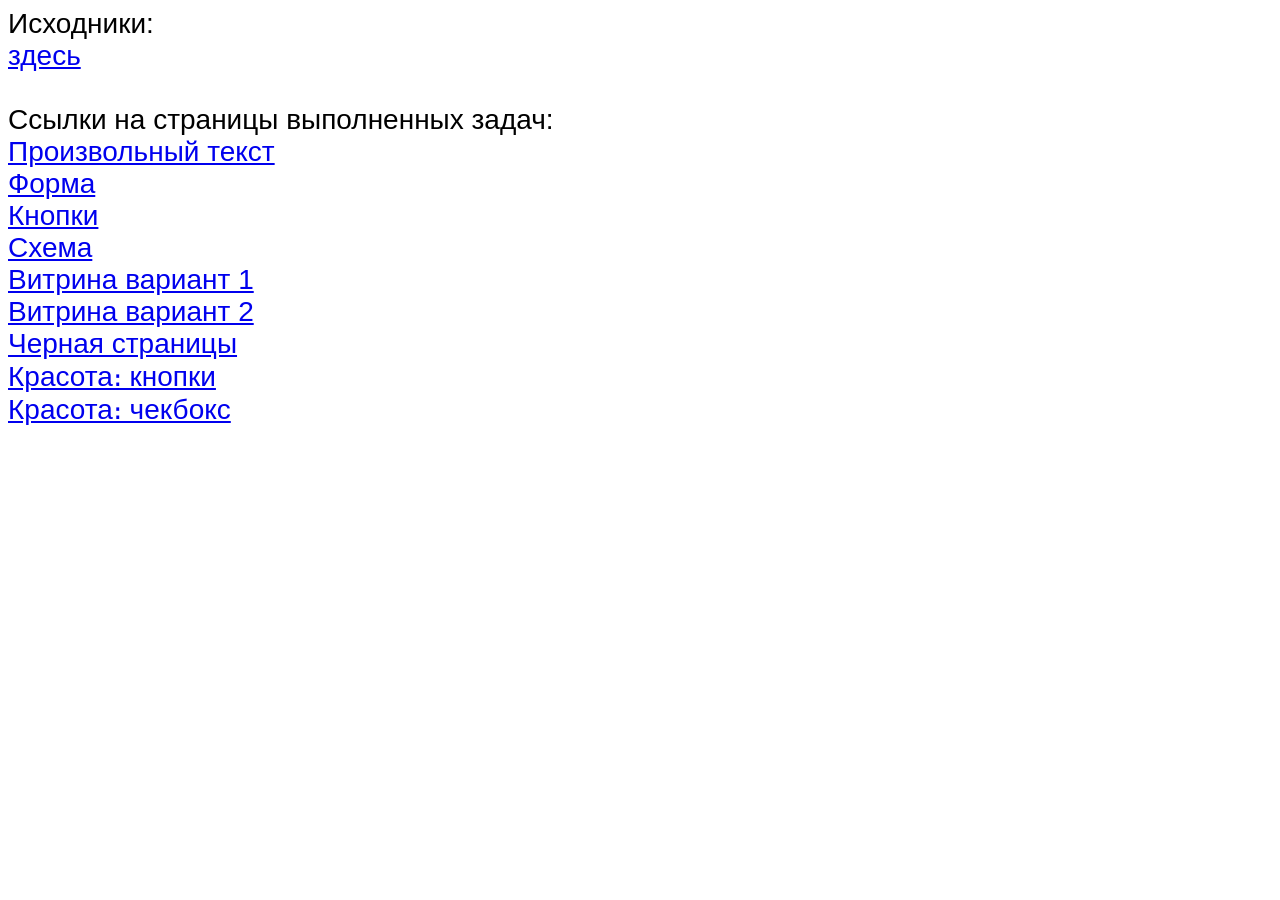
<file: index.html>
<!DOCTYPE html>
<html lang="en">

<head>
  <meta charset="UTF-8">
  <meta name="viewport" content="width=device-width, initial-scale=1.0">
  <title>Домашное задание - Офисмаг</title>
</head>

<body>
  <style>
    body {
      font-family: 'Segoe UI', Tahoma, Geneva, Verdana, sans-serif;
      font-size: 28px;
    }

    a {
      display: block !important;
      width: fit-content;
    }
  </style>
  Исходники: <a href="https://github.com/ashmuradyann/ofismag-homework">здесь</a></br>
  Ссылки на страницы выполненных задач: </br>
  <a href="./just-text/index.html">Произвольный текст</a>
  <a href="./form/index.html">Форма</a>
  <a href="./just-buttons/index.html">Кнопки</a>
  <a href="./scheme/index.html">Схема</a>
  <a href="./slider/variant1/index1variant.html">Витрина вариант 1</a>
  <a href="./slider/variant2/index2variant.html">Витрина вариант 2</a>
  <a href="./black-page/index.html">Черная страницы</a>
  <a href="./beautiful-button/button/index.html">Красота։ кнопки</a>
  <a href="./beautiful-button/checkbox/index.html">Красота։ чекбокс</a>
</body>

</html>
</file>
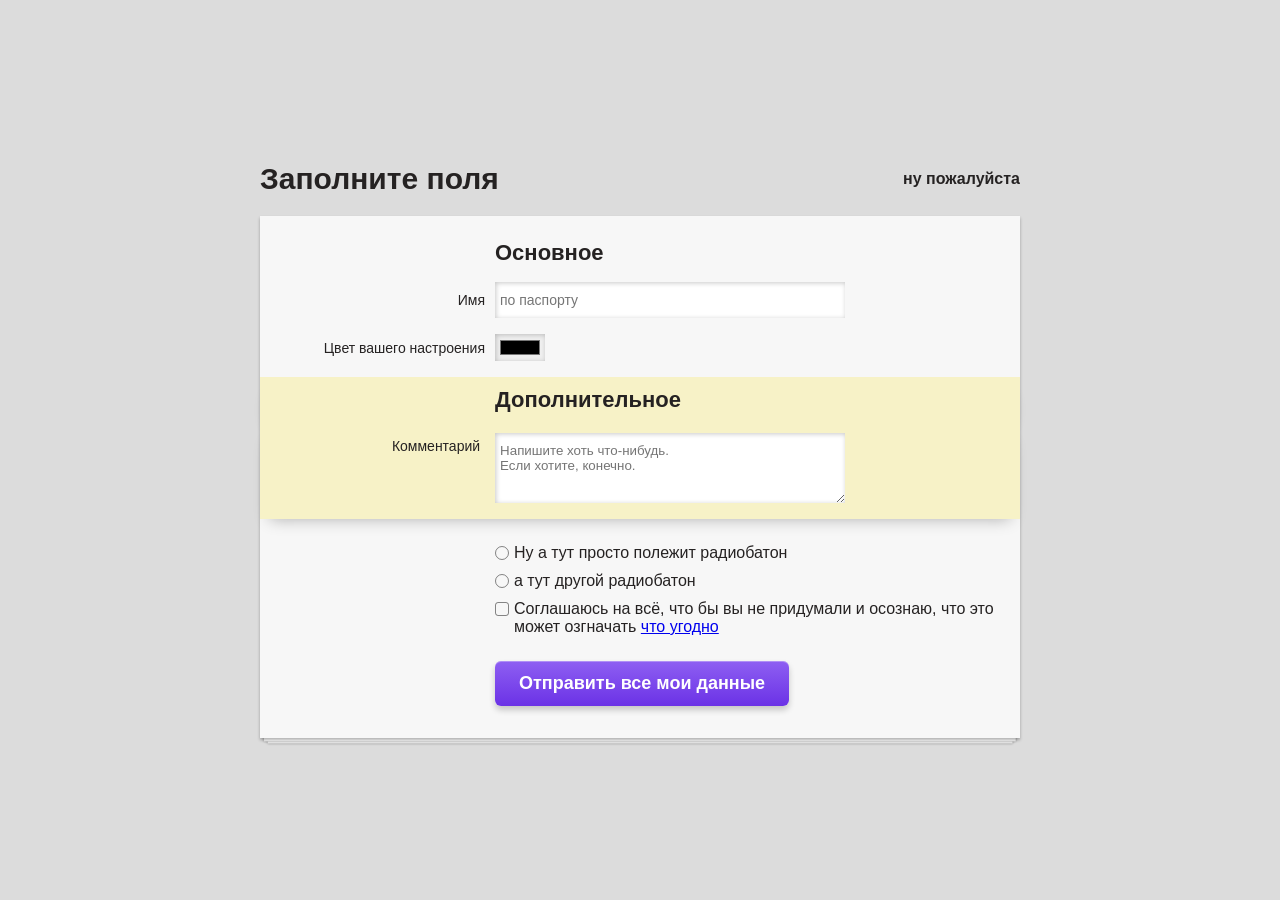
<file: form/index.html>
<!DOCTYPE html>
<html lang="en">

<head>
  <meta charset="UTF-8">
  <meta name="viewport" content="width=device-width, initial-scale=1.0">
  <title>Форма</title>
  <link rel="stylesheet" href="style.css">
</head>

<body>
  <form class="form" onsubmit="return false">
    <div class="top flex-between">
      <p>Заполните поля</p>
      <p>ну пожалуйста</p>
    </div>
    <table class="form-table flex-column">
      <tbody class="flex-column">
        <tr>
          <td></td>
          <td>Основное</td>
        <tr>
        <tr>
          <td>Имя</td>
          <td><input type="text" placeholder="по паспорту" required></td>
        <tr>
        <tr>
          <td>Цвет вашего настроения</td>
          <td><input type="color"></td>
        <tr>
        <tr class="comment-area">
          <td></td>
          <td>Дополнительное</td>
        <tr>
        <tr class="comment-area">
          <td>Комментарий</td>
          <td><textarea placeholder="Напишите хоть что-нибудь.&#10;Если хотите, конечно."></textarea></td>
        <tr>
        <tr>
          <td></td>
          <td class="flex-column">
            <label class="radio-wrapper flex-center" for="radio1">
              <div class="radio">
                <input id="radio1" name="radio" type="radio">
              </div>
              Ну а тут просто полежит радиобатон
            </label>
            <label class="radio-wrapper flex-center" for="radio2">
              <div class="radio">
                <input id="radio2" name="radio" type="radio">
              </div>
              а тут другой радиобатон
            </label>
            <label for="checkbox" class="checkbox-wrapper flex-between">
              <div class="checkbox">
                <input type="checkbox" id="checkbox">
              </div>
              <p>Соглашаюсь на всё, что бы вы не придумали и осознаю, что это может озгначать <a href="#">что угодно</a>
              </p>
            </label>
            <button class="btn-primary" type="submit">Отправить все мои данные</button>
          </td>
        <tr>
      </tbody>
    </table>
  </form>
</body>

</html>
</file>
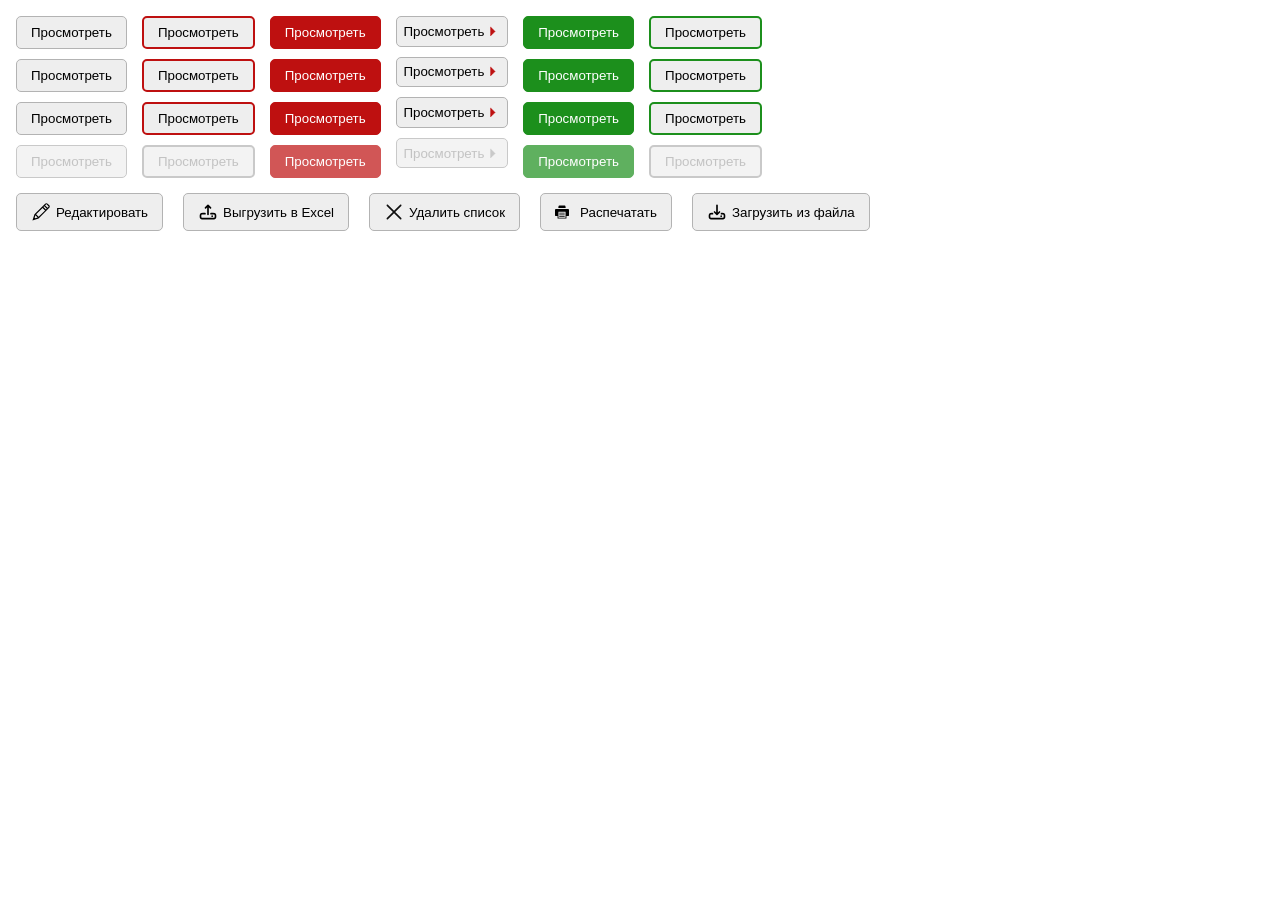
<file: just-buttons/index.html>
<!DOCTYPE html>
<html lang="en">

<head>
  <meta charset="UTF-8">
  <meta name="viewport" content="width=device-width, initial-scale=1.0">
  <link rel="stylesheet" href="./assets/css/style.css">
  <title>Кнопки</title>
</head>

<body>
  <div class="buttons-wrapper">
    <div>
      <button class="button btn-default">Просмотреть</button>
      <button class="button btn-default">Просмотреть</button>
      <button class="button btn-default">Просмотреть</button>
      <button class="button btn-default" disabled>Просмотреть</button>
    </div>
    <div>
      <button class="button btn-red-outline">Просмотреть</button>
      <button class="button btn-red-outline">Просмотреть</button>
      <button class="button btn-red-outline">Просмотреть</button>
      <button class="button btn-red-outline" disabled>Просмотреть</button>
    </div>
    <div>
      <button class="button btn-red">Просмотреть</button>
      <button class="button btn-red">Просмотреть</button>
      <button class="button btn-red">Просмотреть</button>
      <button class="button btn-red" disabled>Просмотреть</button>
    </div>
    <div>
      <button class="button btn-arrow">Просмотреть<span>🞂</span></button>
      <button class="button btn-arrow">Просмотреть<span>🞂</span></button>
      <button class="button btn-arrow">Просмотреть<span>🞂</span></button>
      <button class="button btn-arrow" disabled>Просмотреть<span>🞂</span></button>
    </div>
    <div>
      <button class="button btn-green">Просмотреть</button>
      <button class="button btn-green">Просмотреть</button>
      <button class="button btn-green">Просмотреть</button>
      <button class="button btn-green" disabled>Просмотреть</button>
    </div>
    <div>
      <button class="button btn-green-outline">Просмотреть</button>
      <button class="button btn-green-outline">Просмотреть</button>
      <button class="button btn-green-outline">Просмотреть</button>
      <button class="button btn-green-outline" disabled>Просмотреть</button>
    </div>
  </div>
  <div class="icon-buttons">
    <button class="button btn-default icon-button"><img src="./assets/icons/edit.svg" alt="">Редактировать</button>
    <button class="button btn-default icon-button"><img src="./assets/icons/upload.svg" alt="">Выгрузить в
      Excel</button>
    <button class="button btn-default icon-button"><img src="./assets/icons/delete.svg" alt="">Удалить список</button>
    <button class="button btn-default icon-button"><img src="./assets/icons/print.svg" alt="">Распечатать</button>
    <button class="button btn-default icon-button"><img src="./assets/icons/download.svg" alt="">Загрузить из
      файла</button>
  </div>
</body>

</html>
</file>
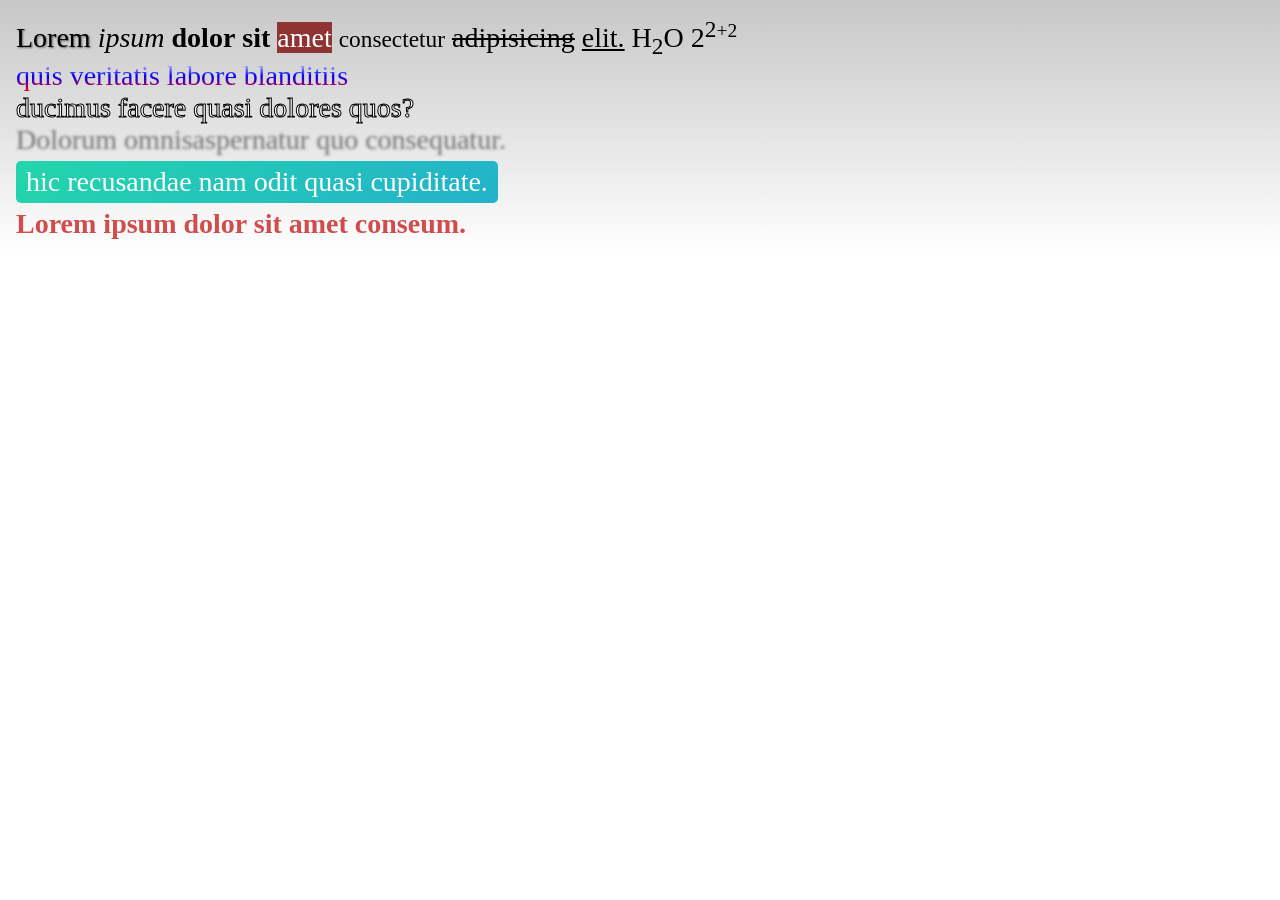
<file: just-text/index.html>
<!DOCTYPE html>
<html lang="en">

<head>
  <meta charset="UTF-8">
  <meta name="viewport" content="width=device-width, initial-scale=1.0">
  <title>Произвольный текст</title>
</head>

<body>
  <style>
    * {
      margin: 0;
      padding: 0;
      box-sizing: border-box;
    }

    body {
      font-size: 28px;
      padding: 16px;
      background: linear-gradient(to bottom, rgba(128, 128, 128, 0.438), white) no-repeat;
    }

    .shadow-text {
      text-shadow: 1px 1px 2px rgba(0, 0, 0, 0.534);
      display: inline;
    }

    .gradient-text {
      background: linear-gradient(to bottom, white, blue, red) no-repeat;
      color: transparent;
      background-clip: text;
    }

    .contur-text {
      color: white;
      -webkit-text-stroke: 1px black;
    }

    .blur-text {
      color: transparent;
      text-shadow: 0 0 3px rgba(0, 0, 0, 0.5);
    }

    .animated-gradient-text {
      background: linear-gradient(-45deg, #ee7752, #e73c7e, #23a6d5, #23d5ab);
      background-size: 400% 400%;
      animation: gradient 15s ease infinite;
      color: #fff;
      padding: 5px 10px;
      border-radius: 5px;
      width: fit-content;
      margin-top: 5px;
    }

    .typing-text {
      white-space: nowrap;
      overflow: hidden;
      border-right: 3px solid transparent;
      animation: typing 5s steps(150), infinite 5s alternate;
      width: 100%;
      color: rgb(209, 77, 77);
      font-weight: 700;
      margin-top: 5px;
    }

    @keyframes typing {
      from {
        width: 0
      }

      to {
        width: 100%
      }
    }

    @keyframes gradient {
      0% {
        background-position: 0% 50%;
      }

      50% {
        background-position: 100% 50%;
      }

      100% {
        background-position: 0% 50%;
      }
    }

    mark {
      background-color: rgb(143, 51, 51);
      color: white;
    }
  </style>

  <div class="text-block">
    <p class="shadow-text">Lorem</p> <i>ipsum</i> <b>dolor</b> <strong>sit</strong> <mark>amet</mark>
    <small>consectetur</small> <del>adipisicing</del> <ins>elit.</ins> H<sub>2</sub>O 2<sup>2<small>+2</small></sup>
    </br>
    <p class="gradient-text">quis veritatis labore blanditiis</p>
    <p class="contur-text">ducimus facere quasi dolores quos? </p>
    <p class="blur-text">Dolorum omnisaspernatur quo consequatur.</p>
    <p class="animated-gradient-text">hic recusandae nam odit quasi cupiditate.</p>
    <p class="typing-text">Lorem ipsum dolor sit amet conseum.</p>
  </div>
</body>

</html>
</file>
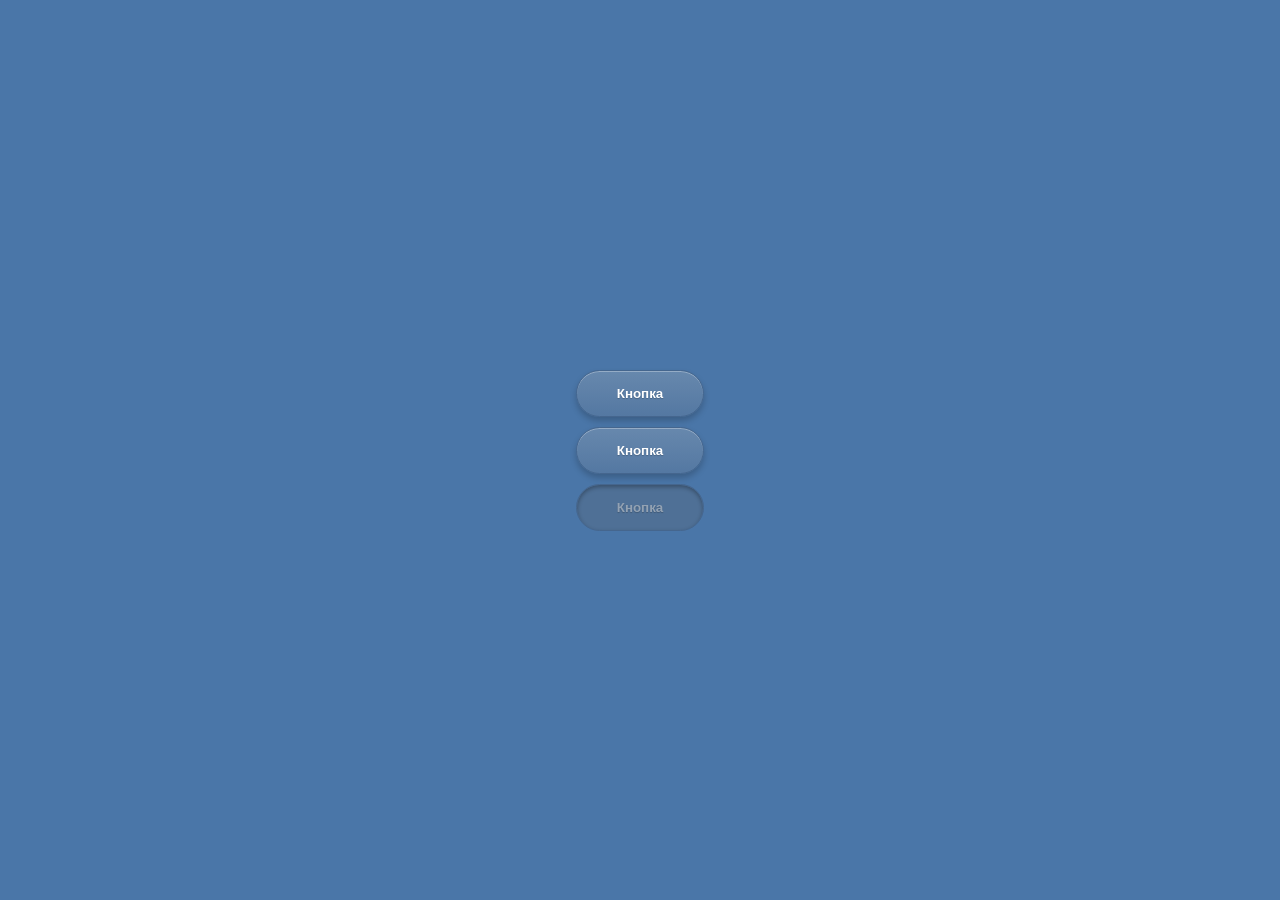
<file: beautiful-button/button/index.html>
<!DOCTYPE html>
<html lang="en">

<head>
  <meta charset="UTF-8">
  <meta name="viewport" content="width=device-width, initial-scale=1.0">
  <title>Кнопка</title>
  <link rel="stylesheet" href="./assets/css/style.css">
</head>

<body>
  <div class="buttons-wrapper">
    <button class="button-primary">Кнопка</button>
    <button class="button-primary">Кнопка</button>
    <button class="button-primary" disabled>Кнопка</button>
  </div>
</body>

</html>
</file>
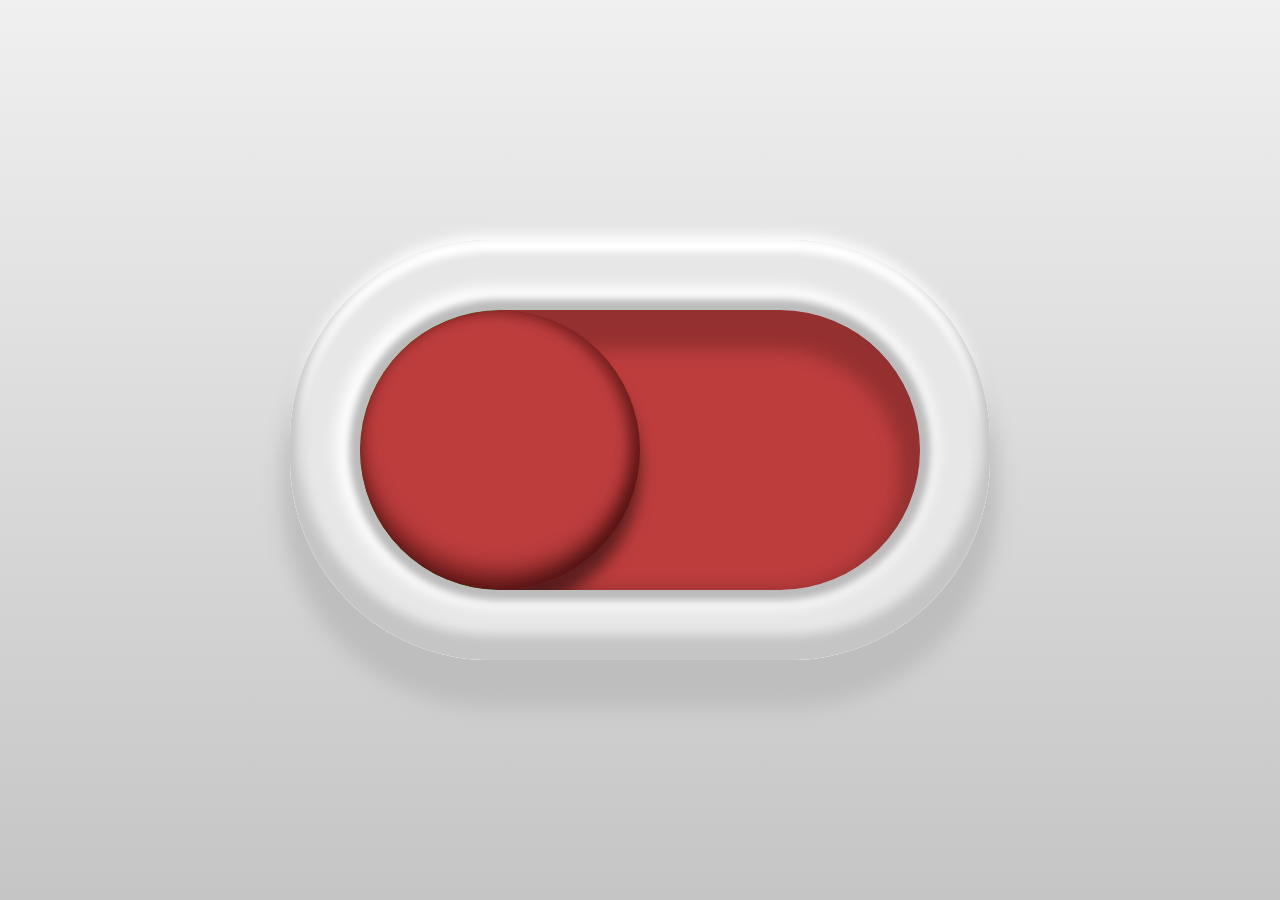
<file: beautiful-button/checkbox/index.html>
<!DOCTYPE html>
<html lang="en">

<head>
  <meta charset="UTF-8">
  <meta name="viewport" content="width=device-width, initial-scale=1.0">
  <link rel="stylesheet" href="./assets/css/style.css">
  <title>Чекбокс</title>
</head>

<body>
  <label class="switch">
    <input type="checkbox">
    <div class="track-wrapper">
      <div class="track">
        <div class="green-area"></div>
        <div class="red-area"></div>
        <div class="ball"></div>
        <div class="shadow"></div>
      </div>
    </div>
  </label>
</body>

</html>
</file>
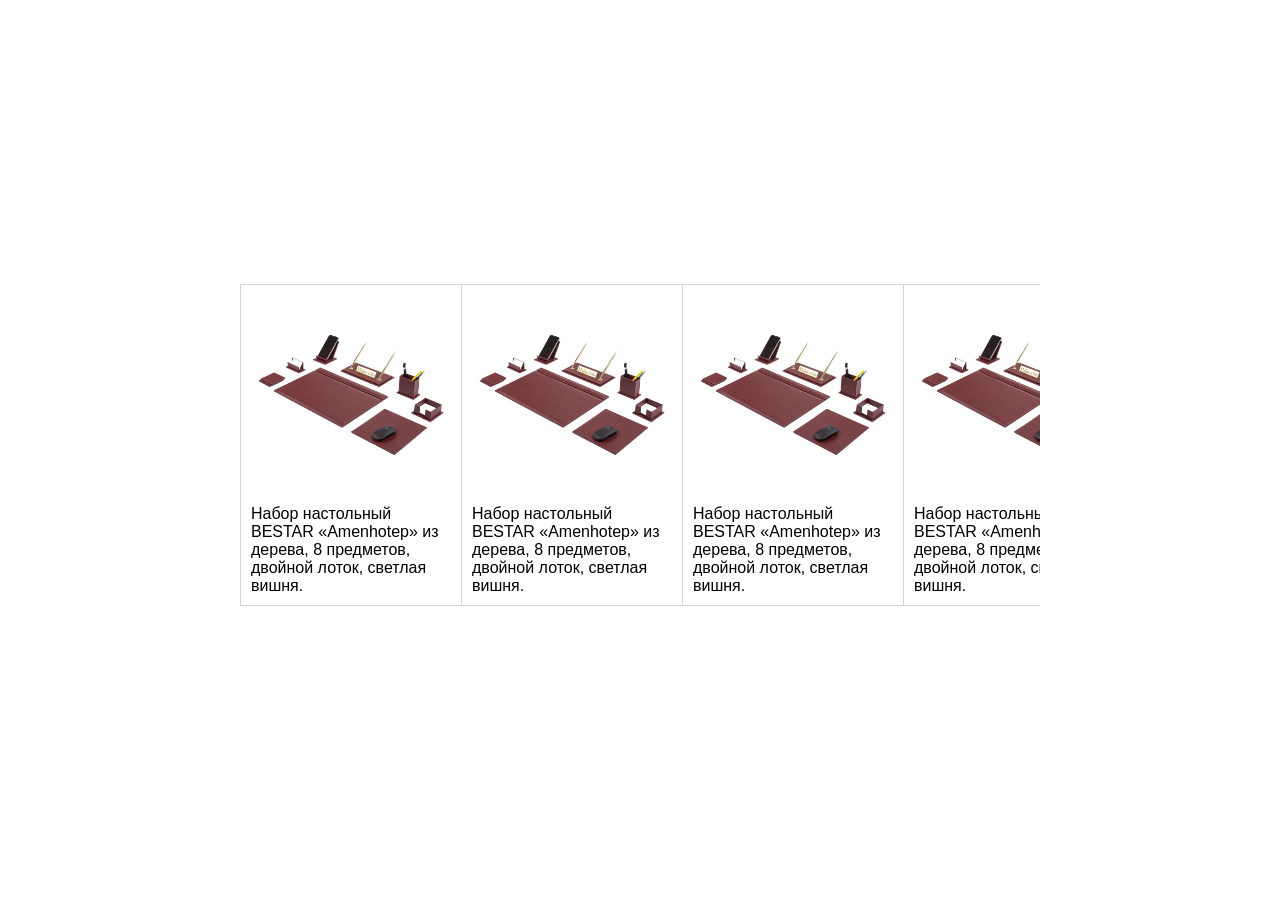
<file: slider/variant1/index1variant.html>
<!DOCTYPE html>
<html lang="en">
<head>
  <meta charset="UTF-8">
  <meta name="viewport" content="width=device-width, initial-scale=1.0">
  <link rel="stylesheet" href="./css/style.css">
  <title>Слайдер</title>
</head>
<body>
  <div class="slider-wrapper">
    <div class="slide">
      <img src="../assets/img/slider-img.webp" alt="">
      <p>Набор настольный BESTAR «Amenhotep» из дерева, 8 предметов, двойной лоток, светлая вишня.</p>
    </div>
    <div class="slide">
      <img src="../assets/img/slider-img.webp" alt="">
      <p>Набор настольный BESTAR «Amenhotep» из дерева, 8 предметов, двойной лоток, светлая вишня.</p>
    </div>
    <div class="slide">
      <img src="../assets/img/slider-img.webp" alt="">
      <p>Набор настольный BESTAR «Amenhotep» из дерева, 8 предметов, двойной лоток, светлая вишня.</p>
    </div>
    <div class="slide">
      <img src="../assets/img/slider-img.webp" alt="">
      <p>Набор настольный BESTAR «Amenhotep» из дерева, 8 предметов, двойной лоток, светлая вишня.</p>
    </div>
    <div class="slide">
      <img src="../assets/img/slider-img.webp" alt="">
      <p>Набор настольный BESTAR «Amenhotep» из дерева, 8 предметов, двойной лоток, светлая вишня.</p>
    </div>
    <div class="slide">
      <img src="../assets/img/slider-img.webp" alt="">
      <p>Набор настольный BESTAR «Amenhotep» из дерева, 8 предметов, двойной лоток, светлая вишня.</p>
    </div>
    <div class="slide">
      <img src="../assets/img/slider-img.webp" alt="">
      <p>Набор настольный BESTAR «Amenhotep» из дерева, 8 предметов, двойной лоток, светлая вишня.</p>
    </div>
  </div>
</body>
</html>
</file>
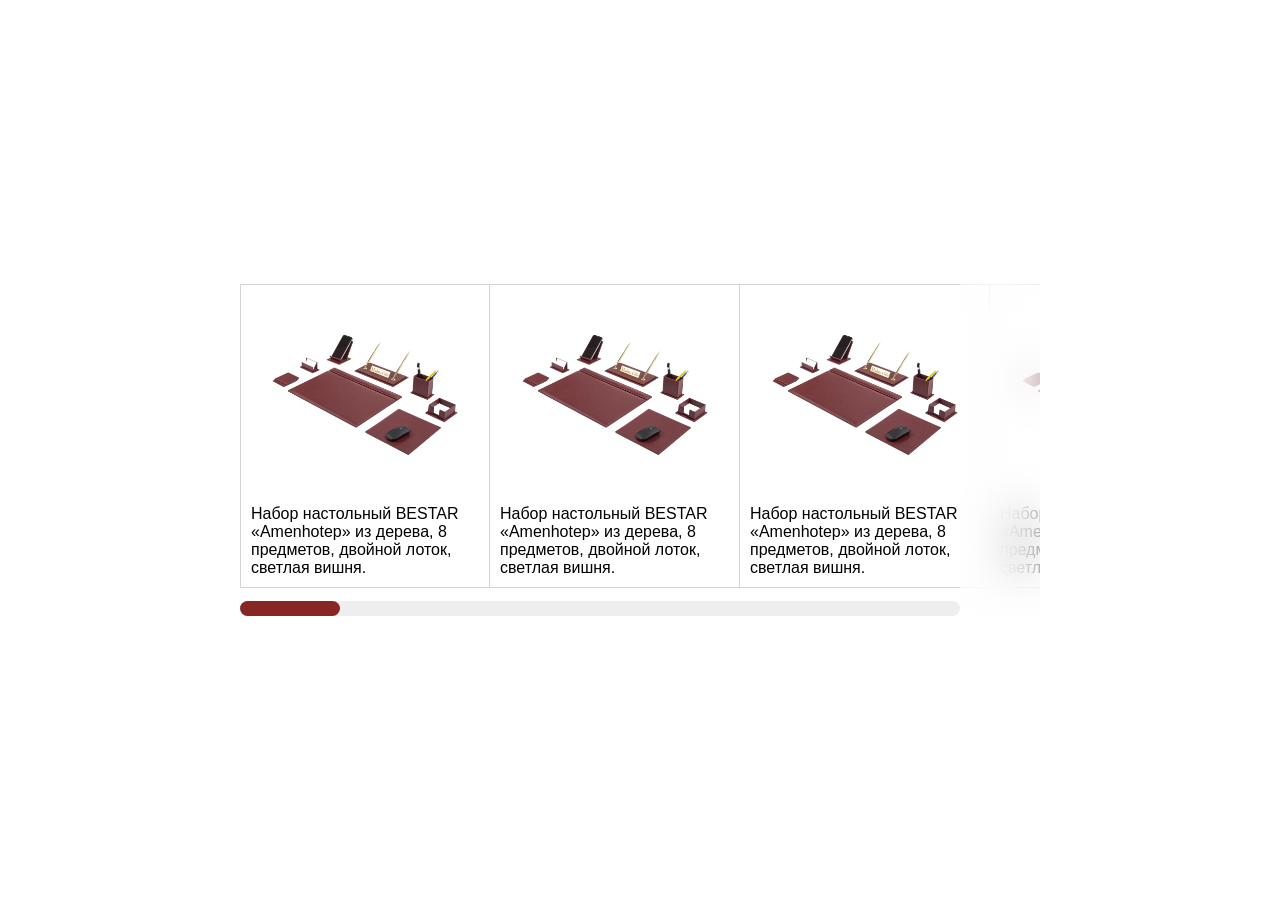
<file: slider/variant2/index2variant.html>
<!DOCTYPE html>
<html lang="en">

<head>
  <meta charset="UTF-8">
  <meta name="viewport" content="width=device-width, initial-scale=1.0">
  <link rel="stylesheet" href="./css/style.css">
  <title>Слайдер</title>
</head>

<body>
  <div class="slider-wrapper">
    <div class="scroll-content">
      <div class="content">
        <div class="slide">
          <img src="../assets/img/slider-img.webp" alt="">
          <p>Набор настольный BESTAR «Amenhotep» из дерева, 8 предметов, двойной лоток, светлая вишня.</p>
        </div>
        <div class="slide">
          <img src="../assets/img/slider-img.webp" alt="">
          <p>Набор настольный BESTAR «Amenhotep» из дерева, 8 предметов, двойной лоток, светлая вишня.</p>
        </div>
        <div class="slide">
          <img src="../assets/img/slider-img.webp" alt="">
          <p>Набор настольный BESTAR «Amenhotep» из дерева, 8 предметов, двойной лоток, светлая вишня.</p>
        </div>
        <div class="slide">
          <img src="../assets/img/slider-img.webp" alt="">
          <p>Набор настольный BESTAR «Amenhotep» из дерева, 8 предметов, двойной лоток, светлая вишня.</p>
        </div>
        <div class="slide">
          <img src="../assets/img/slider-img.webp" alt="">
          <p>Набор настольный BESTAR «Amenhotep» из дерева, 8 предметов, двойной лоток, светлая вишня.</p>
        </div>
        <div class="slide">
          <img src="../assets/img/slider-img.webp" alt="">
          <p>Набор настольный BESTAR «Amenhotep» из дерева, 8 предметов, двойной лоток, светлая вишня.</p>
        </div>
        <div class="slide">
          <img src="../assets/img/slider-img.webp" alt="">
          <p>Набор настольный BESTAR «Amenhotep» из дерева, 8 предметов, двойной лоток, светлая вишня.</p>
        </div>
      </div>
    </div>
    <div class="custom-scrollbar">
      <div class="thumb" id="thumb"></div>
    </div>
    <div class="opacity"></div>
  </div>
  <script src="../assets/js/script.js"></script>
</body>

</html>
</file>
<file: form/style.css>
* {
  margin: 0;
  padding: 0;
  box-sizing: border-box;
}

.flex-center {
  display: flex;
  justify-content: center;
  align-items: center;
}

.flex-between {
  display: flex;
  justify-content: space-between;
  align-items: center;
}

.flex-column {
  display: flex;
  flex-direction: column;
  justify-content: center;
  align-items: center;
}

input[type="text"],
input[type="color"],
textarea {
  border: none;
  overflow: hidden;
  width: 100%;
  max-width: 350px;
  outline: none;
  box-shadow: inset 1px 1px 5px #00000038;
  padding: 10px 5px;
  font-family: Arial, sans-serif;
}

input[type="text"] {
  font-size: 14px;
}

textarea {
  min-height: 70px;
}

input[type="color"] {
  padding: 2px 3px;
  width: 50px;
}

.checkbox-wrapper {
  .checkbox {
    display: flex;
    min-width: 14px;
    height: 14px;
    margin-top: 2px;
    border: 1px solid #00000077;
    position: relative;
    border-radius: 3px;

    &:hover {
      border: 1px solid #000000b7;
    }

    input {
      appearance: none;
      display: none;
      -webkit-appearance: none;
    }

    &:has(input:checked) {
      background-color: rgb(240, 233, 223);

      &::after {
        content: "✔";
        font-size: 14px;
        position: absolute;
        color: rgb(170, 135, 83);
        top: 40%;
        left: 50%;
        translate: -50% -50%;
      }
    }
  }
}

.radio-wrapper {
  align-items: center !important;

  .radio {
    display: flex;
    width: 14px;
    height: 14px;
    border: 1px solid #00000077;
    border-radius: 50%;

    input {
      appearance: none;
      display: none;
      -webkit-appearance: none;
    }

    &:has(input:checked) {
      border-color: rgb(207, 173, 121);
      display: flex;
      justify-content: center;
      align-items: center;

      &::after {
        content: "";
        position: absolute;
        width: 10px;
        height: 10px;
        border-radius: 50%;
        background-color: rgb(207, 173, 121);
      }
    }
  }

  &:has(.radio):hover {
    .radio {
      border: 1px solid #000000b7;
    }
  }

  &:has(.radio input:checked):hover {
    .radio {
      border: 1px solid rgb(207, 173, 121);
    }
  }
}

.btn-primary {
  padding: 12px 24px;
  border: none;
  border-radius: 6px;
  color: #ffffff;
  font-family: sans-serif;
  font-weight: bold;
  font-size: 18px;
  cursor: pointer;
  background: linear-gradient(to bottom, #8e5ff2 0%, #6b32e6 100%);
  box-shadow:
    inset 0 1px 0 rgba(255, 255, 255, 0.3),
    0 4px 6px rgba(0, 0, 0, 0.2);
  transition: all 0.2s ease;

  &:hover {
    background: linear-gradient(to bottom, #9d73f5 0%, #7a46eb 100%);
    transform: translateY(-1px);
  }

  &:active {
    transform: translateY(1px);
    box-shadow: inset 0 2px 4px rgba(0, 0, 0, 0.2);
  }
}

body {
  width: 100%;
  height: 100vh;
  background-color: gainsboro;
  font-family: Arial, sans-serif;
  display: flex;
  flex-direction: column;
  color: #252222;

  .form {
    width: 100%;
    max-width: 760px;
    margin: auto;
    height: fit-content;

    .top {
      p {
        font-weight: 600;
        &:first-child {
          font-size: 30px;
        }
      }
    }

    .form-table {
      background-color: #f7f7f7;
      width: 100%;
      border-width: 0px;
      border-collapse: separate; /* Обязательно */
      border-spacing: 10px 5px;
      padding: 24px 0;
      margin-top: 20px;
      box-shadow: 0px 2px 3px 0px #00000049;
      position: relative;

      &::after,
      &::before {
        content: "";
        width: 99%;
        height: 5px;
        bottom: -6px;
        left: 50%;
        translate: -50% -50%;
        background-color: #f7f7f7;
        position: absolute;
        box-shadow: 0px 0px 2px 0px #00000081;
        z-index: -1;
      }

      &::before {
        width: 98%;
        bottom: -8px;
      }

      tbody {
        width: 100%;
        gap: 8px;

        .comment-area {
          background-color: rgb(247, 242, 199);
          margin-bottom: -16px;
          padding: 10px 0;
          box-shadow: 0px 10px 15px -10px #0000004b;
          align-items: flex-start;

          &:last-child {
          }

          td:first-child {
            padding: 5px;
          }

          td:last-child {
            font-weight: 700;
            font-size: 22px;
          }
        }

        tr {
          width: 100%;
          display: flex;
          justify-content: center;
          align-items: center;

          &:first-child {
            td:last-child {
              font-weight: 700;
              font-size: 22px;
            }
          }

          td {
            gap: 10px;
            align-items: flex-start;

            &:first-child {
              width: 30%;
              text-align: right;
              margin-right: 10px;
              font-size: 14px;
            }

            &:last-child {
              width: 70%;
            }

            label {
              display: flex;
              align-items: flex-start;
              gap: 5px;

              &:first-child {
                margin-top: 25px;
              }
            }

            button {
              margin-top: 15px;
            }
          }
        }
      }
    }
  }
}
</file>
<file: just-buttons/assets/css/style.css>
* {
  margin: 0;
  padding: 0;
  box-sizing: border-box;
}

:root {
  --gray-01: rgb(179, 179, 179);
  --white-01: rgb(238, 238, 238);
  --hover: rgb(245, 245, 245);
  --red-01: rgb(190, 16, 16);
  --red-02: rgb(243, 70, 70);
  --green-01: rgb(28, 143, 28);
  --green-02: rgb(80, 196, 80);
}

.button {
  padding: 8px 14px;
  border-radius: 5px;
  cursor: pointer;
  border: 1px solid var(--gray-01);
  outline: none;
  background-color: var(--white-01);
  transition: .3s;

  &:active {
    filter: brightness(90%);
  }

  &:disabled {
    opacity: 0.7;
    pointer-events: none;
  }

  &.btn-default {
    &:hover {
      background-color: var(--hover);
    }
  }

  &.btn-red-outline {
    border: 2px solid var(--red-01);
    padding: 7px 14px;

    &:hover {
      background-color: var(--hover);
    }

    &:disabled {
      border-color: var(--gray-01);
    }
  }

  &.btn-green-outline {
    border: 2px solid var(--green-01);
    padding: 7px 14px;

    &:hover {
      background-color: var(--hover);
    }

    &:disabled {
      border-color: var(--gray-01);
    }
  }

  &.btn-red {
    border-color: var(--red-01);
    background-color: var(--red-01);
    color: white;

    &:hover {
      background-color: var(--red-02);
      border-color: var(--red-02);
    }
  }

  &.btn-green {
    border-color: var(--green-01);
    background-color: var(--green-01);
    color: white;

    &:hover {
      background-color: var(--green-02);
      border-color: var(--green-02);
    }
  }

  &.btn-arrow {
    padding: 6.8px;
    span {
      color: var(--red-01);
      margin-left: 3px;
    }

    &:disabled {
      span {
        color: var(--gray-01);
      }
    }
    &:hover {
      background-color: var(--hover);
    }
  }
}

body {
  width: 100%;
  padding: 16px;

  .buttons-wrapper {
    display: flex;
    gap: 15px;

    div {
      display: flex;
      flex-direction: column;
      gap: 10px;
    }
  }

  .icon-buttons {
    margin-top: 15px;
    display: flex;
    gap: 20px;

    .icon-button {
      display: flex;
      justify-content: center;
      align-items: center;
      gap: 5px;

      img {
        width: 20px;
        height: 20px;
        object-fit: contain;
      }
    }
  }
}
</file>
<file: beautiful-button/button/assets/css/style.css>
* {
  margin: 0;
  padding: 0;
  box-sizing: border-box;
}

body {
  width: 100%;
  min-height: 100vh;
  display: flex;
  background-color: #4a76a8;
}

.buttons-wrapper {
  margin: auto;
  display: flex;
  flex-direction: column;
  gap: 10px;
}

.button-primary {
  background: linear-gradient(to bottom, #6788ad, #5478a2);
  border: 1px solid #45668e;
  border-radius: 50px;
  color: #ffffff;
  padding: 15px 40px;
  font-family: sans-serif;
  font-weight: bold;
  box-shadow:
    inset 0 1px 0 rgba(255, 255, 255, 0.3),
    0 4px 6px rgba(0, 0, 0, 0.2);
  cursor: pointer;
  text-shadow: 0 1px 1px rgba(0, 0, 0, 0.2);
  transition: 0.3s;

  &:hover {
    filter: brightness(1.05);
  }

  &:disabled {
    &:hover {
      filter: none;
    }
  }

  &:active,
  &:disabled {
    background: #4f7096;
    box-shadow: inset 0 2px 4px rgba(0, 0, 0, 0.3);
    color: #93a2b3;
  }
}
</file>
<file: beautiful-button/checkbox/assets/css/style.css>
* {
  margin: 0;
  padding: 0;
  box-sizing: border-box;
}

body {
  width: 100%;
  display: flex;
  min-height: 100vh;
  background: linear-gradient(to bottom, #f0f0f0, #c5c5c5);
  perspective: 1000px;
}

.switch {
  width: 700px;
  height: 420px;
  margin: auto;
  border-radius: 200px;
  display: flex;
  position: relative;
  box-shadow:
    0px 40px 20px 8px #bebebe,
    0px -10px 14px -5px #ffffff;
  cursor: pointer;

  input {
    appearance: none;
    display: none;

    &:checked + .track-wrapper .track {
      .ball {
        left: 50%;
      }

      .red-area {
        left: 75%;
      }

      .green-area {
        left: 0%;
      }

      .ball {
        background-color: #34da3a;
      }
    }
  }

  .track-wrapper {
    width: 100%;
    height: 100%;
    padding: 70px;
    border-radius: 200px;
    background-color: #e7e7e7;
    box-shadow:
      inset 0px -15px 11px 10px #c5c5c5,
      inset 0 2px 7px 10px #fff;

    .track {
      width: 100%;
      height: 100%;
      margin: auto;
      border-radius: 170px;
      position: relative;
      overflow: hidden;
      box-shadow:
        0px 0px 7px 11px #bcbcbc,
        -4px -3px 15px 20px #fff,
        inset 0px 20px 17px 20px #00000036;

      .green-area,
      .red-area {
        content: "";
        position: absolute;
        top: 0;
        width: 420px;
        height: 280px;
        transition: 0.7s;
      }

      .green-area {
        left: -50%;
        background-color: #34da3a;
        z-index: 1;
      }

      .red-area {
        left: 25%;
        background-color: #bd3d3d;
        z-index: 1;
      }

      .ball {
        width: 280px;
        height: 280px;
        display: block;
        position: relative;
        left: 0;
        transition: 0.7s;
        background: #bd3d3d;
        border-radius: 150px;
        box-shadow:
          inset -1px -20px 20px 0px #27000073,
          inset -6px -1px 13px 4px #27000073,
          0px 20px 15px rgba(0, 0, 0, 0.5);
        z-index: 4;
      }

      .shadow {
        content: "";
        position: absolute;
        display: block;
        width: 560px;
        height: 100%;
        left: 0px;
        top: 0;
        border-radius: 170px;
        box-shadow: inset 0px 20px 17px 20px #00000036;
        z-index: 2;
      }
    }
  }
}
</file>
<file: slider/variant1/css/style.css>
* {
  margin: 0;
  padding: 0;
  box-sizing: border-box;
}

body {
  width: 100%;
  min-height: 100vh;
  display: flex;
  font-family: "Segoe UI", Tahoma, Geneva, Verdana, sans-serif;
}

.slider-wrapper {
  max-width: 800px;
  width: 100%;
  height: fit-content;
  margin: auto;
  overflow-x: auto;
  position: relative;
  display: flex;
  padding-bottom: 10px;

  &::-webkit-scrollbar {
    background-color: rgb(212, 212, 212);
    border-radius: 20px;
  }

  &::-webkit-scrollbar-track {
    max-width: 80% !important;
  }

  &::-webkit-scrollbar-thumb {
    background-color: rgb(136, 38, 38);
    border-radius: 20px;
  }

  .slide {
    padding: 10px;
    width: fit-content;
    max-width: 250px;
    display: flex;
    flex-direction: column;
    align-items: center;
    justify-content: space-between;
    gap: 10px;
    border: 1px solid rgb(211, 211, 211);

    img {
      width: 200px;
      height: 100%;
      object-fit: contain;
    }

    &:not(&:first-child) {
      border-left: none;
    }
  }
}
</file>
<file: slider/variant2/css/style.css>
* {
  margin: 0;
  padding: 0;
  box-sizing: border-box;
}

body {
  width: 100%;
  min-height: 100vh;
  display: flex;
  font-family: "Segoe UI", Tahoma, Geneva, Verdana, sans-serif;
}

.slider-wrapper {
  max-width: 800px;
  width: 100%;
  height: fit-content;
  margin: auto;
  overflow-x: auto;
  position: relative;

  .opacity {
    width: 10%;
    height: 100%;
    position: absolute;
    right: 0;
    top: 0;
    background-color: rgba(255, 255, 255, 0.473);
    backdrop-filter: blur(20px);
  }

  &::-webkit-scrollbar {
    background-color: rgb(212, 212, 212);
    border-radius: 20px;
  }

  &::-webkit-scrollbar-track {
    max-width: 80% !important;
  }

  &::-webkit-scrollbar-thumb {
    background-color: rgb(136, 38, 38);
    border-radius: 20px;
  }

  .scroll-content {
    overflow-x: auto;
    overflow-y: hidden;
    scrollbar-width: none;
    -ms-overflow-style: none;
  }

  .scroll-content::-webkit-scrollbar {
    display: none;
  }

  .content {
    display: flex;
    width: max-content;
    padding-bottom: 5px;
  }

  .custom-scrollbar {
    width: 90%;
    height: 15px;
    background: #eee;
    border-radius: 20px;
    margin-top: 8px;
    position: relative;
  }

  .thumb {
    position: absolute;
    left: 0;
    top: 0;
    height: 100%;
    width: 100px;
    background: rgb(136, 38, 38);
    border-radius: 20px;
    cursor: pointer;
  }

  .slide {
    padding: 10px;
    width: fit-content;
    max-width: 250px;
    display: flex;
    flex-direction: column;
    align-items: center;
    justify-content: space-between;
    gap: 10px;
    border: 1px solid rgb(211, 211, 211);

    img {
      width: 200px;
      height: 100%;
      object-fit: contain;
    }

    &:not(&:first-child) {
      border-left: none;
    }
  }
}
</file>
